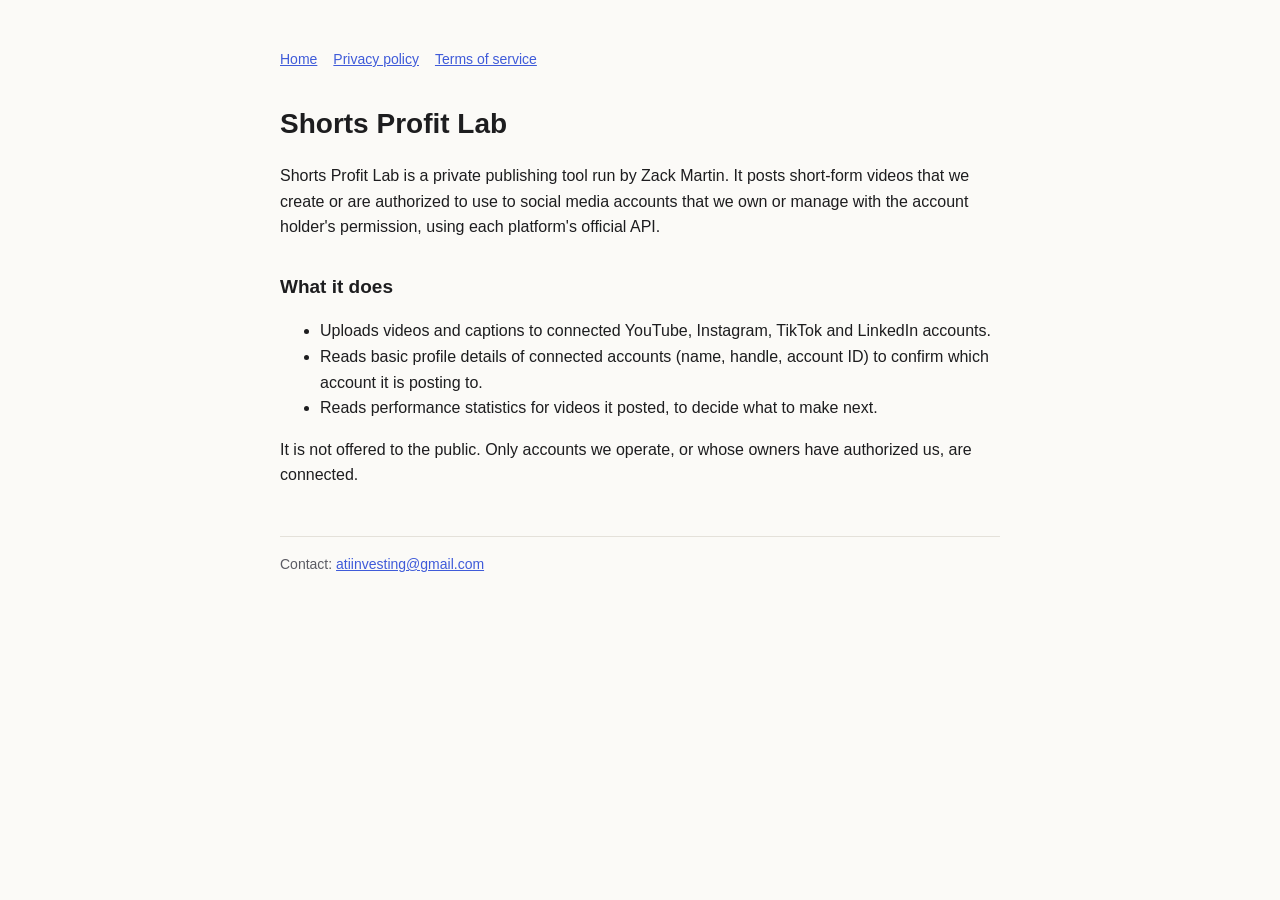
<file: index.html>
<!doctype html><html lang="en"><head><meta charset="utf-8"><meta name="viewport" content="width=device-width,initial-scale=1"><title>Shorts Profit Lab</title><link rel="stylesheet" href="style.css"></head><body><main><nav><a href="./">Home</a><a href="privacy.html">Privacy policy</a><a href="terms.html">Terms of service</a></nav><h1>Shorts Profit Lab</h1>
<p>Shorts Profit Lab is a private publishing tool run by Zack Martin. It posts short-form videos that we create or are authorized to use to social media accounts that we own or manage with the account holder's permission, using each platform's official API.</p>
<h2>What it does</h2>
<ul><li>Uploads videos and captions to connected YouTube, Instagram, TikTok and LinkedIn accounts.</li><li>Reads basic profile details of connected accounts (name, handle, account ID) to confirm which account it is posting to.</li><li>Reads performance statistics for videos it posted, to decide what to make next.</li></ul>
<p>It is not offered to the public. Only accounts we operate, or whose owners have authorized us, are connected.</p>
<footer class="muted">Contact: <a href="mailto:atiinvesting@gmail.com">atiinvesting@gmail.com</a></footer></main></body></html>
</file>
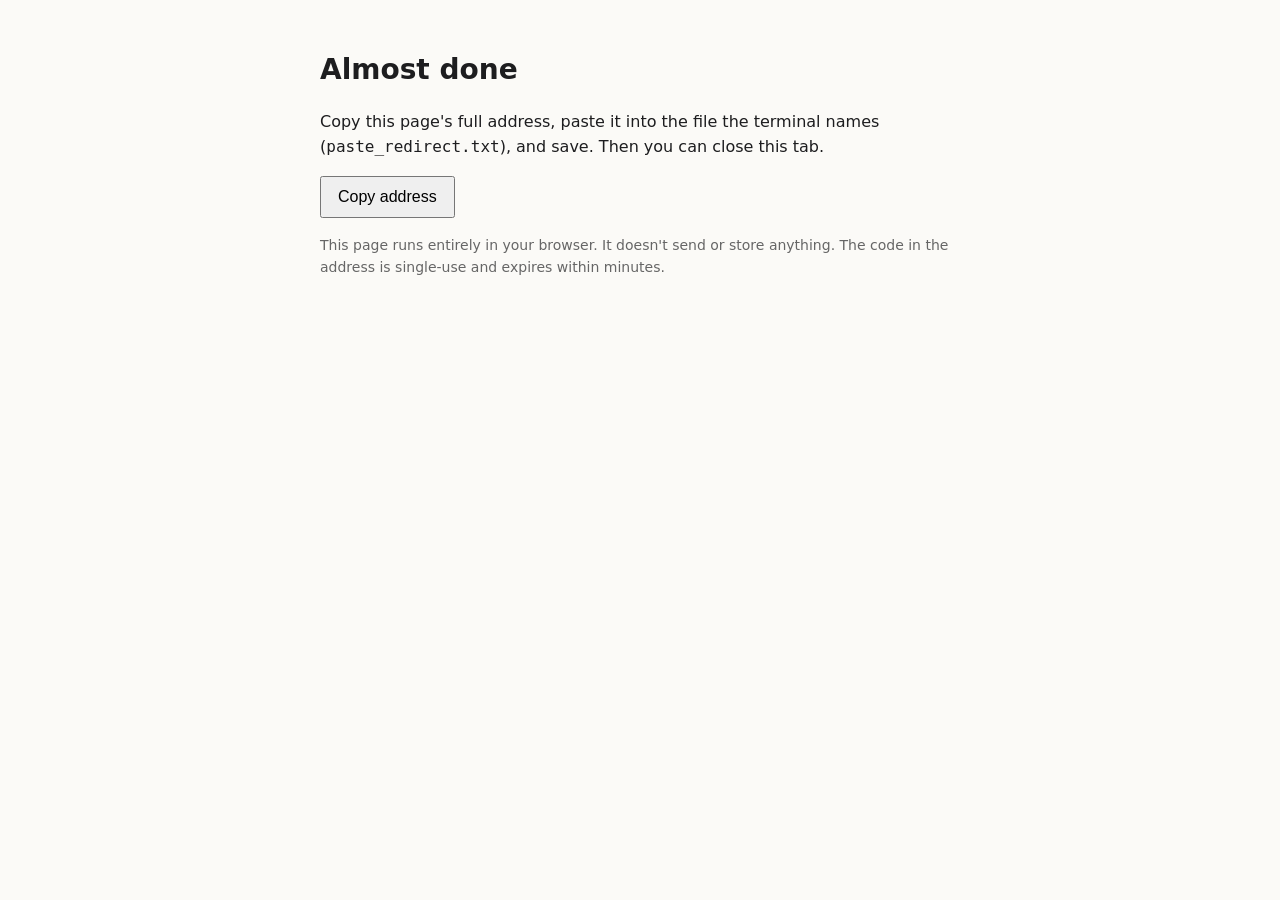
<file: callback.html>
<!doctype html>
<html lang="en">
<head>
<meta charset="utf-8">
<meta name="viewport" content="width=device-width, initial-scale=1">
<meta name="robots" content="noindex">
<meta name="referrer" content="no-referrer">
<title>Sign-in complete</title>
<link rel="stylesheet" href="style.css">
</head>
<body>
<main style="max-width:640px;margin:48px auto;padding:0 16px;font-family:system-ui,sans-serif">
<h1>Almost done</h1>
<p id="msg">Copy this page's full address, paste it into the file the terminal names (<code>paste_redirect.txt</code>), and save. Then you can close this tab.</p>
<button id="copy" style="padding:10px 16px;font-size:16px">Copy address</button>
<p id="ok" style="color:green"></p>
<p style="color:#666;font-size:14px">This page runs entirely in your browser. It doesn't send or store anything. The code in the address is single-use and expires within minutes.</p>
</main>
<script>
var q=new URLSearchParams(location.search);
if(q.get('error')){document.getElementById('msg').textContent='Sign-in was cancelled or failed: '+(q.get('error_description')||q.get('error'));}
document.getElementById('copy').onclick=function(){navigator.clipboard.writeText(location.href).then(function(){document.getElementById('ok').textContent='Copied. Paste it into paste_redirect.txt and save.';});};
</script>
</body>
</html>
</file>
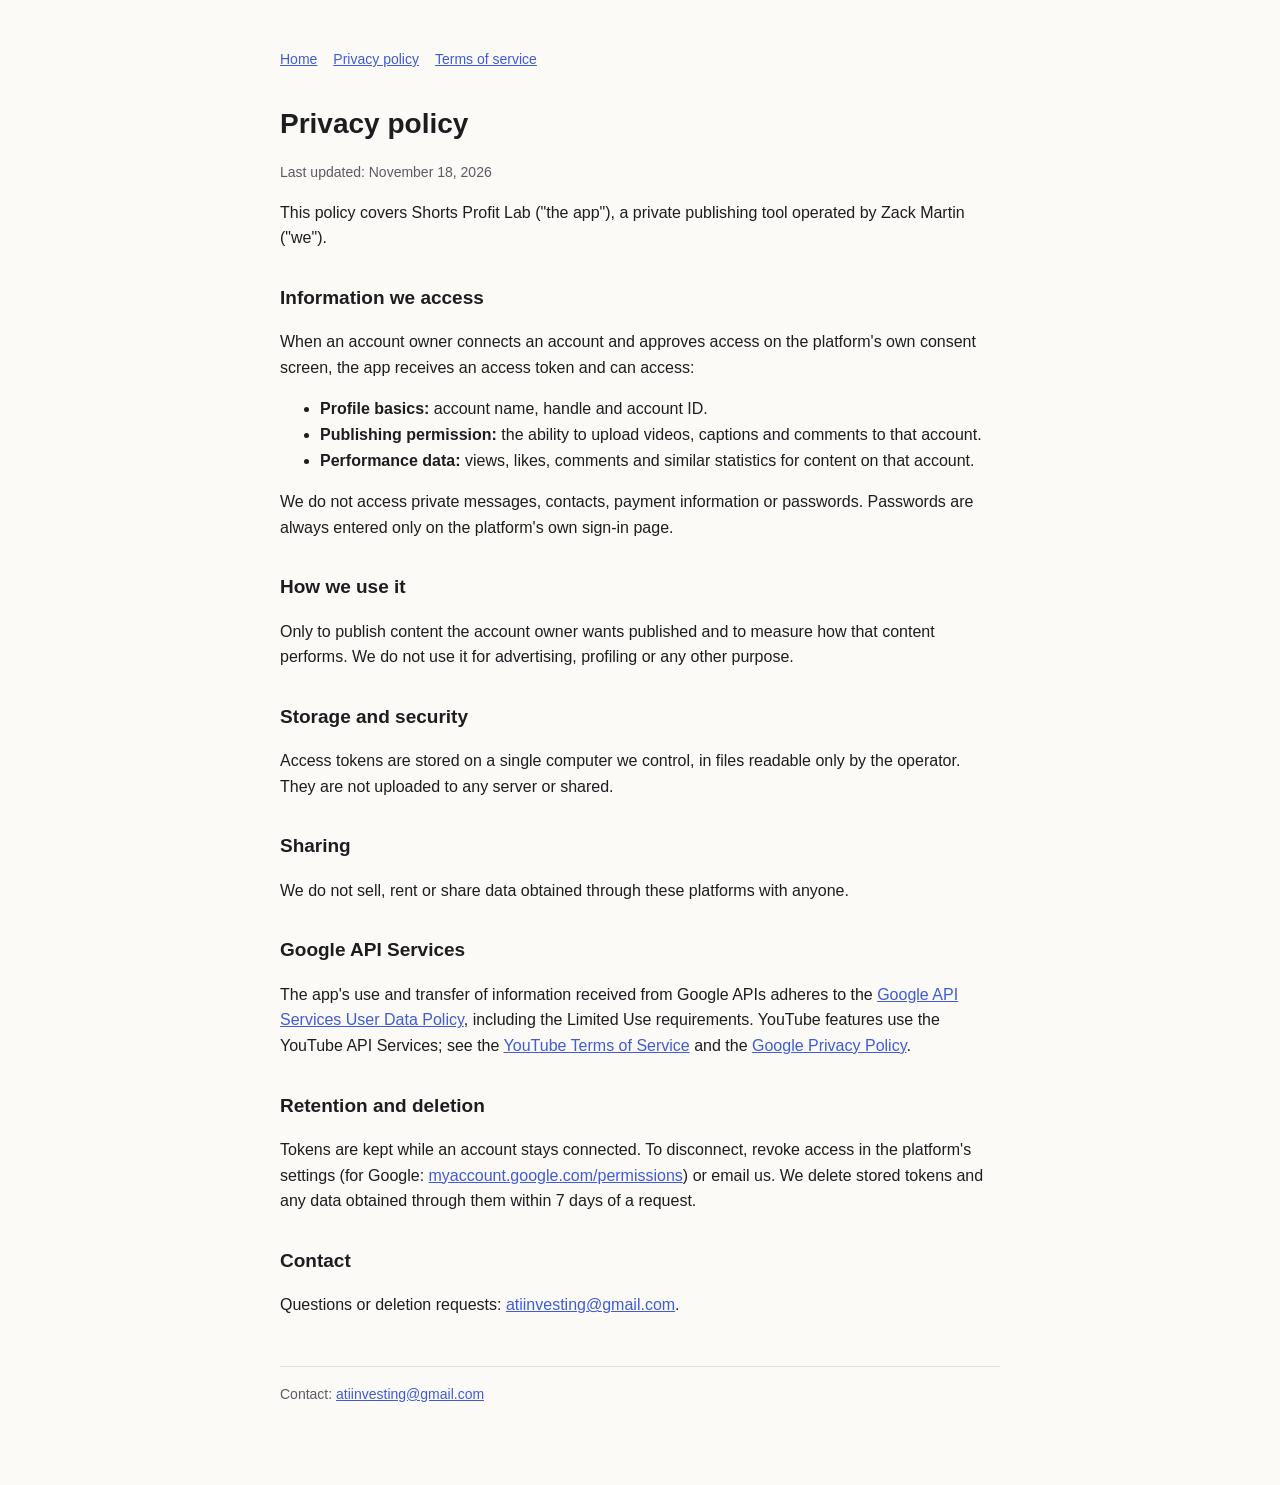
<file: privacy.html>
<!doctype html><html lang="en"><head><meta charset="utf-8"><meta name="viewport" content="width=device-width,initial-scale=1"><title>Privacy Policy · Shorts Profit Lab</title><link rel="stylesheet" href="style.css"></head><body><main><nav><a href="./">Home</a><a href="privacy.html">Privacy policy</a><a href="terms.html">Terms of service</a></nav><h1>Privacy policy</h1><p class="muted">Last updated: November 18, 2026</p>
<p>This policy covers Shorts Profit Lab ("the app"), a private publishing tool operated by Zack Martin ("we").</p>
<h2>Information we access</h2>
<p>When an account owner connects an account and approves access on the platform's own consent screen, the app receives an access token and can access:</p>
<ul><li><strong>Profile basics:</strong> account name, handle and account ID.</li><li><strong>Publishing permission:</strong> the ability to upload videos, captions and comments to that account.</li><li><strong>Performance data:</strong> views, likes, comments and similar statistics for content on that account.</li></ul>
<p>We do not access private messages, contacts, payment information or passwords. Passwords are always entered only on the platform's own sign-in page.</p>
<h2>How we use it</h2>
<p>Only to publish content the account owner wants published and to measure how that content performs. We do not use it for advertising, profiling or any other purpose.</p>
<h2>Storage and security</h2>
<p>Access tokens are stored on a single computer we control, in files readable only by the operator. They are not uploaded to any server or shared.</p>
<h2>Sharing</h2>
<p>We do not sell, rent or share data obtained through these platforms with anyone.</p>
<h2>Google API Services</h2>
<p>The app's use and transfer of information received from Google APIs adheres to the <a href="https://developers.google.com/terms/api-services-user-data-policy">Google API Services User Data Policy</a>, including the Limited Use requirements. YouTube features use the YouTube API Services; see the <a href="https://www.youtube.com/t/terms">YouTube Terms of Service</a> and the <a href="https://policies.google.com/privacy">Google Privacy Policy</a>.</p>
<h2>Retention and deletion</h2>
<p>Tokens are kept while an account stays connected. To disconnect, revoke access in the platform's settings (for Google: <a href="https://myaccount.google.com/permissions">myaccount.google.com/permissions</a>) or email us. We delete stored tokens and any data obtained through them within 7 days of a request.</p>
<h2>Contact</h2>
<p>Questions or deletion requests: <a href="mailto:atiinvesting@gmail.com">atiinvesting@gmail.com</a>.</p>
<footer class="muted">Contact: <a href="mailto:atiinvesting@gmail.com">atiinvesting@gmail.com</a></footer></main></body></html>
</file>
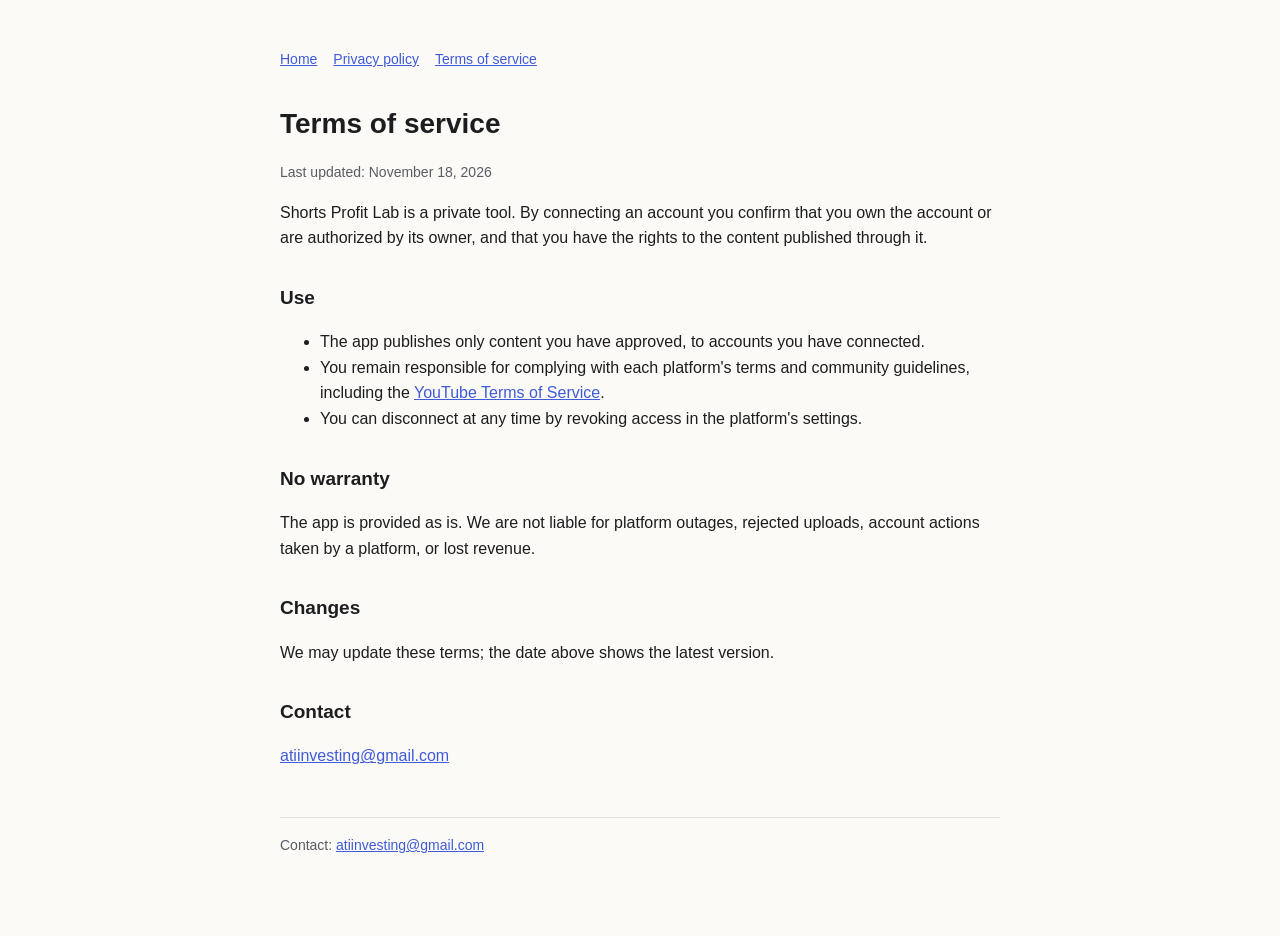
<file: terms.html>
<!doctype html><html lang="en"><head><meta charset="utf-8"><meta name="viewport" content="width=device-width,initial-scale=1"><title>Terms of Service · Shorts Profit Lab</title><link rel="stylesheet" href="style.css"></head><body><main><nav><a href="./">Home</a><a href="privacy.html">Privacy policy</a><a href="terms.html">Terms of service</a></nav><h1>Terms of service</h1><p class="muted">Last updated: November 18, 2026</p>
<p>Shorts Profit Lab is a private tool. By connecting an account you confirm that you own the account or are authorized by its owner, and that you have the rights to the content published through it.</p>
<h2>Use</h2><ul><li>The app publishes only content you have approved, to accounts you have connected.</li><li>You remain responsible for complying with each platform's terms and community guidelines, including the <a href="https://www.youtube.com/t/terms">YouTube Terms of Service</a>.</li><li>You can disconnect at any time by revoking access in the platform's settings.</li></ul>
<h2>No warranty</h2><p>The app is provided as is. We are not liable for platform outages, rejected uploads, account actions taken by a platform, or lost revenue.</p>
<h2>Changes</h2><p>We may update these terms; the date above shows the latest version.</p>
<h2>Contact</h2><p><a href="mailto:atiinvesting@gmail.com">atiinvesting@gmail.com</a></p>
<footer class="muted">Contact: <a href="mailto:atiinvesting@gmail.com">atiinvesting@gmail.com</a></footer></main></body></html>
</file>
<file: style.css>
:root{--bg:#fbfaf7;--fg:#1d1d1f;--muted:#5b5b63;--line:#e4e1da;--accent:#3f5bd9}
@media (prefers-color-scheme:dark){:root{--bg:#121214;--fg:#ecebe8;--muted:#a3a3ab;--line:#2a2a2e;--accent:#8aa8ff}}
body{margin:0;background:var(--bg);color:var(--fg);font:16px/1.6 -apple-system,BlinkMacSystemFont,"Segoe UI",sans-serif}
main{max-width:720px;margin:0 auto;padding:48px 16px 80px}
h1{font-size:28px;margin:0 0 8px}h2{font-size:19px;margin:32px 0 8px}
p,li{color:var(--fg)}.muted{color:var(--muted);font-size:14px}a{color:var(--accent)}
nav{display:flex;gap:16px;margin-bottom:32px;font-size:14px}footer{margin-top:48px;border-top:1px solid var(--line);padding-top:16px}
</file>
